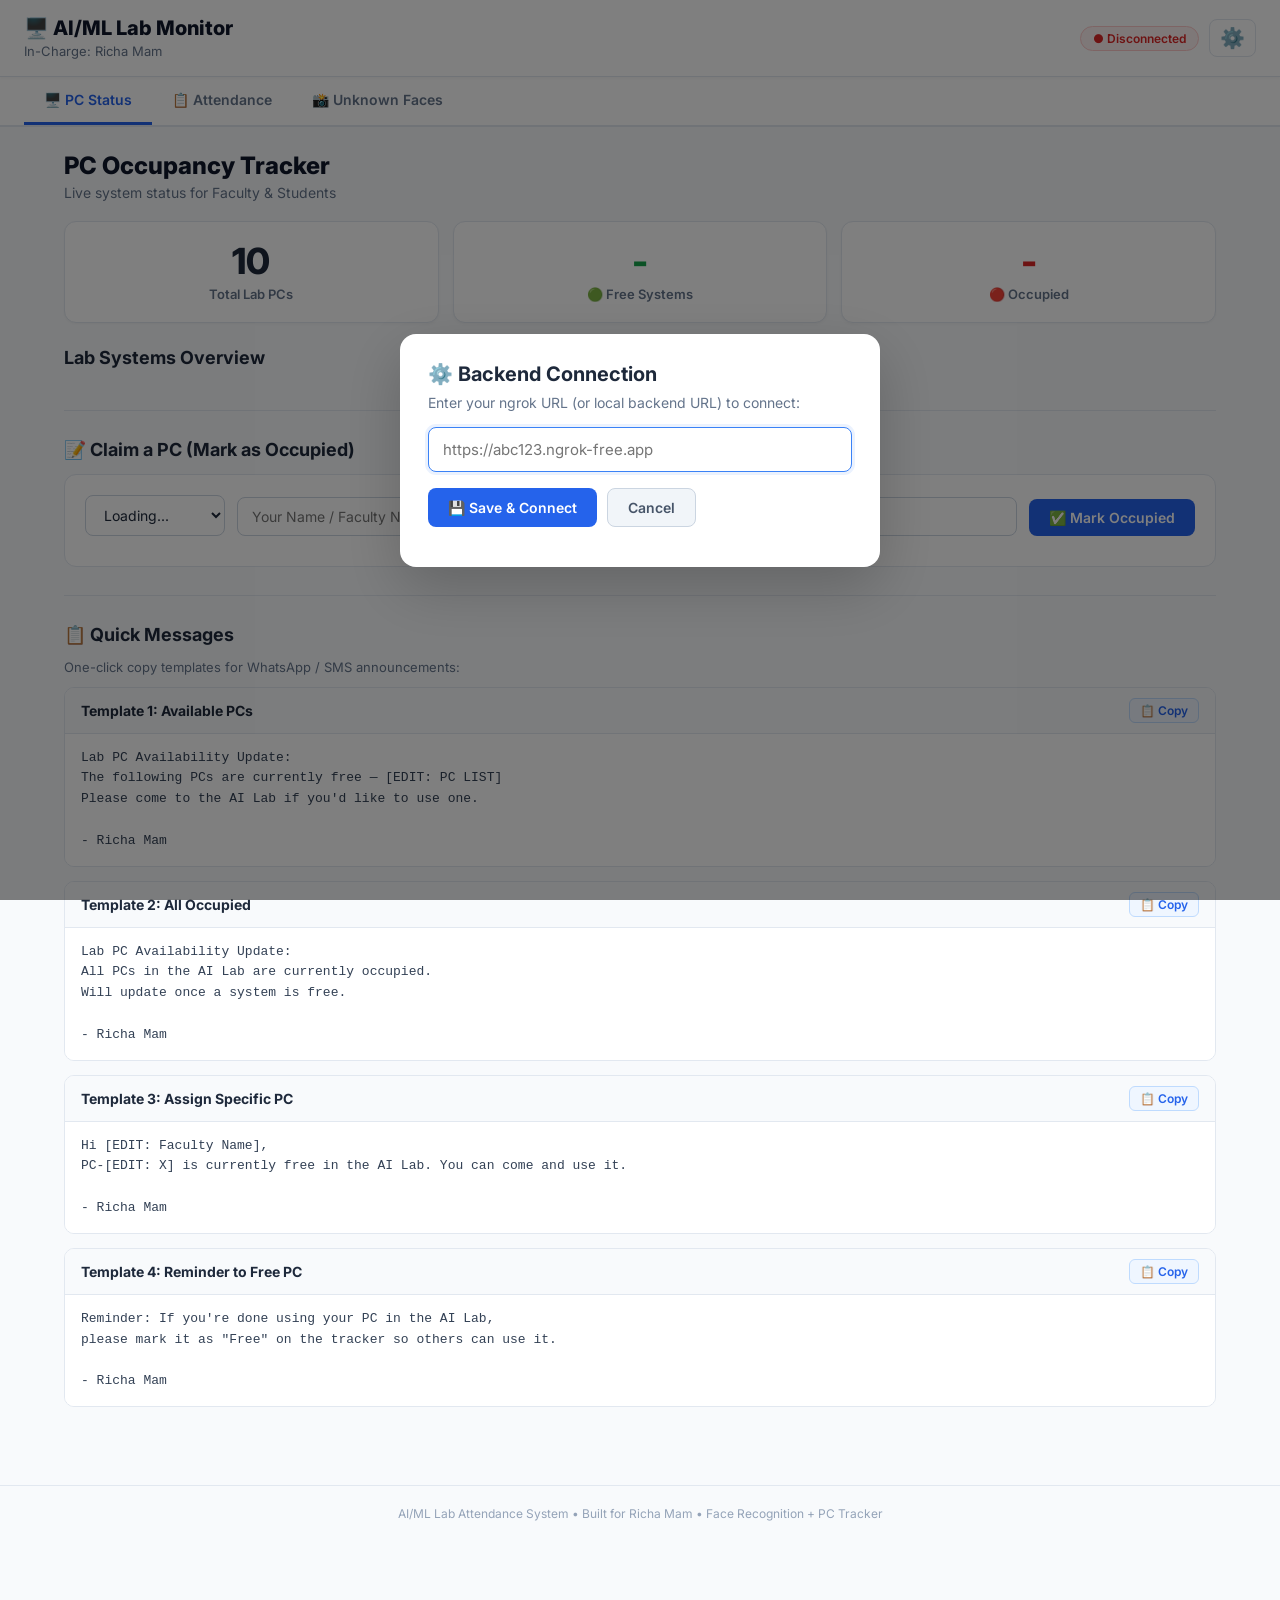
<file: lab_attendance_system/public_dashboard/index.html>
<!DOCTYPE html>
<html lang="en">
<head>
    <meta charset="UTF-8">
    <meta name="viewport" content="width=device-width, initial-scale=1.0">
    <title>AI/ML Lab - PC & Attendance Tracker</title>
    <meta name="description" content="Live PC occupancy and face recognition attendance tracker for Richa Mam's AI/ML Lab">
    <link rel="icon" href="data:image/svg+xml,<svg xmlns='http://www.w3.org/2000/svg' viewBox='0 0 16 16'><text y='14' font-size='14'>🖥️</text></svg>">
    <link href="https://fonts.googleapis.com/css2?family=Inter:wght@400;500;600;700;800&display=swap" rel="stylesheet">
    <link rel="stylesheet" href="style.css">
</head>
<body>

    <!-- Settings Modal -->
    <div id="settings-modal" class="modal-overlay">
        <div class="modal-card">
            <h2>⚙️ Backend Connection</h2>
            <p>Enter your ngrok URL (or local backend URL) to connect:</p>
            <input type="text" id="api-url-input" placeholder="https://abc123.ngrok-free.app" />
            <div class="modal-actions">
                <button id="save-url-btn" class="btn btn-primary">💾 Save & Connect</button>
                <button id="close-modal-btn" class="btn btn-secondary">Cancel</button>
            </div>
            <div id="connection-status"></div>
        </div>
    </div>

    <!-- Top Header -->
    <header class="top-header">
        <div class="header-left">
            <h1>🖥️ AI/ML Lab Monitor</h1>
            <span class="header-sub">In-Charge: Richa Mam</span>
        </div>
        <div class="header-right">
            <span id="connection-badge" class="badge badge-disconnected">● Disconnected</span>
            <button id="settings-btn" class="btn btn-icon" title="Connection Settings">⚙️</button>
        </div>
    </header>

    <!-- Tab Navigation -->
    <nav class="tab-nav">
        <button class="tab-btn active" data-tab="pc-status">🖥️ PC Status</button>
        <button class="tab-btn" data-tab="attendance">📋 Attendance</button>
        <button class="tab-btn" data-tab="unknown-faces">📸 Unknown Faces</button>
    </nav>

    <!-- ═══════════════════════════════════════════ -->
    <!-- TAB 1: PC STATUS                           -->
    <!-- ═══════════════════════════════════════════ -->
    <main id="tab-pc-status" class="tab-content active">
        <div class="page-title">
            <h2>PC Occupancy Tracker</h2>
            <p>Live system status for Faculty & Students</p>
        </div>

        <!-- Metrics Row -->
        <div class="metrics-row">
            <div class="metric-card">
                <div class="metric-value" id="total-pcs">10</div>
                <div class="metric-label">Total Lab PCs</div>
            </div>
            <div class="metric-card metric-green">
                <div class="metric-value" id="free-pcs">-</div>
                <div class="metric-label">🟢 Free Systems</div>
            </div>
            <div class="metric-card metric-red">
                <div class="metric-value" id="occupied-pcs">-</div>
                <div class="metric-label">🔴 Occupied</div>
            </div>
        </div>

        <!-- PC Grid -->
        <h3 class="section-title">Lab Systems Overview</h3>
        <div id="pc-grid" class="pc-grid">
            <!-- Populated by JS -->
        </div>

        <!-- Claim a PC -->
        <hr class="divider">
        <h3 class="section-title">📝 Claim a PC (Mark as Occupied)</h3>
        <div id="claim-section" class="claim-form">
            <div class="form-row">
                <select id="pc-select" class="form-select">
                    <option value="">Loading...</option>
                </select>
                <input type="text" id="claim-name" class="form-input" placeholder="Your Name / Faculty Name (e.g. Ayush, Dr. Sharma)">
                <button id="claim-btn" class="btn btn-primary">✅ Mark Occupied</button>
            </div>
            <div id="claim-message"></div>
        </div>

        <!-- Quick Messages -->
        <hr class="divider">
        <h3 class="section-title">📋 Quick Messages</h3>
        <p class="section-sub">One-click copy templates for WhatsApp / SMS announcements:</p>

        <div class="msg-template">
            <div class="msg-header"><strong>Template 1: Available PCs</strong><button class="btn-copy" onclick="copyTemplate(this)">📋 Copy</button></div>
            <pre class="msg-body">Lab PC Availability Update:
The following PCs are currently free — [EDIT: PC LIST]
Please come to the AI Lab if you'd like to use one.

- Richa Mam</pre>
        </div>

        <div class="msg-template">
            <div class="msg-header"><strong>Template 2: All Occupied</strong><button class="btn-copy" onclick="copyTemplate(this)">📋 Copy</button></div>
            <pre class="msg-body">Lab PC Availability Update:
All PCs in the AI Lab are currently occupied.
Will update once a system is free.

- Richa Mam</pre>
        </div>

        <div class="msg-template">
            <div class="msg-header"><strong>Template 3: Assign Specific PC</strong><button class="btn-copy" onclick="copyTemplate(this)">📋 Copy</button></div>
            <pre class="msg-body">Hi [EDIT: Faculty Name],
PC-[EDIT: X] is currently free in the AI Lab. You can come and use it.

- Richa Mam</pre>
        </div>

        <div class="msg-template">
            <div class="msg-header"><strong>Template 4: Reminder to Free PC</strong><button class="btn-copy" onclick="copyTemplate(this)">📋 Copy</button></div>
            <pre class="msg-body">Reminder: If you're done using your PC in the AI Lab,
please mark it as "Free" on the tracker so others can use it.

- Richa Mam</pre>
        </div>
    </main>

    <!-- ═══════════════════════════════════════════ -->
    <!-- TAB 2: ATTENDANCE LOGS                     -->
    <!-- ═══════════════════════════════════════════ -->
    <main id="tab-attendance" class="tab-content">
        <div class="page-title">
            <h2>📋 Lab Attendance Logs (Face Recognition)</h2>
            <p>Real-time camera in/out event history</p>
        </div>

        <!-- Filters -->
        <div class="filter-row">
            <div class="filter-group">
                <label>Filter by Date</label>
                <input type="date" id="filter-date" class="form-input">
            </div>
            <div class="filter-group">
                <label>Filter by Name</label>
                <input type="text" id="filter-name" class="form-input" placeholder="Search by name...">
            </div>
            <div class="filter-group filter-actions">
                <button id="apply-filter-btn" class="btn btn-primary">🔍 Search</button>
                <button id="reset-filter-btn" class="btn btn-secondary">🗑️ Reset</button>
            </div>
        </div>

        <div id="attendance-status"></div>
        <div id="attendance-table-wrap">
            <table id="attendance-table" class="data-table">
                <thead>
                    <tr>
                        <th>Name</th>
                        <th>Known Face</th>
                        <th>IN Time</th>
                        <th>OUT Time</th>
                        <th>Date</th>
                    </tr>
                </thead>
                <tbody id="attendance-tbody">
                    <!-- Populated by JS -->
                </tbody>
            </table>
        </div>
    </main>

    <!-- ═══════════════════════════════════════════ -->
    <!-- TAB 3: UNKNOWN FACES                       -->
    <!-- ═══════════════════════════════════════════ -->
    <main id="tab-unknown-faces" class="tab-content">
        <div class="page-title">
            <h2>📸 Unknown Visitors & Face Snapshots</h2>
            <p>Gallery of unrecognized individuals detected by the AI Lab webcam</p>
        </div>

        <div id="faces-status"></div>
        <div id="faces-grid" class="faces-grid">
            <!-- Populated by JS -->
        </div>
    </main>

    <!-- Footer -->
    <footer class="app-footer">
        <p>AI/ML Lab Attendance System • Built for Richa Mam • Face Recognition + PC Tracker</p>
    </footer>

    <script src="script.js"></script>
</body>
</html>
</file>
<file: lab_attendance_system/public_dashboard/style.css>
/* ═══════════════════════════════════════════════════
   AI/ML Lab Dashboard — Clean Academic Utility Theme
   Matches the original Streamlit green/red card design
   ═══════════════════════════════════════════════════ */

/* ── Reset & Base ── */
*, *::before, *::after {
    margin: 0;
    padding: 0;
    box-sizing: border-box;
}

html {
    font-size: 16px;
    scroll-behavior: smooth;
}

body {
    font-family: 'Inter', -apple-system, BlinkMacSystemFont, 'Segoe UI', sans-serif;
    background: #f8fafc;
    color: #1e293b;
    min-height: 100vh;
    padding-bottom: 60px;
}

/* ── Top Header ── */
.top-header {
    display: flex;
    justify-content: space-between;
    align-items: center;
    padding: 16px 24px;
    background: #ffffff;
    border-bottom: 1px solid #e2e8f0;
    position: sticky;
    top: 0;
    z-index: 100;
    box-shadow: 0 1px 3px rgba(0, 0, 0, 0.04);
}

.header-left h1 {
    font-size: 20px;
    font-weight: 800;
    color: #0f172a;
}

.header-sub {
    font-size: 13px;
    color: #64748b;
}

.header-right {
    display: flex;
    align-items: center;
    gap: 10px;
}

/* ── Badges ── */
.badge {
    font-size: 12px;
    font-weight: 600;
    padding: 4px 12px;
    border-radius: 9999px;
    white-space: nowrap;
}

.badge-connected {
    background: #f0fdf4;
    color: #16a34a;
    border: 1px solid #bbf7d0;
}

.badge-disconnected {
    background: #fef2f2;
    color: #dc2626;
    border: 1px solid #fecaca;
}

/* ── Tab Navigation ── */
.tab-nav {
    display: flex;
    gap: 0;
    background: #ffffff;
    border-bottom: 2px solid #e2e8f0;
    padding: 0 24px;
    overflow-x: auto;
}

.tab-btn {
    padding: 14px 20px;
    border: none;
    background: none;
    font-family: inherit;
    font-size: 14px;
    font-weight: 600;
    color: #64748b;
    cursor: pointer;
    border-bottom: 3px solid transparent;
    transition: all 0.2s ease;
    white-space: nowrap;
}

.tab-btn:hover {
    color: #334155;
    background: #f8fafc;
}

.tab-btn.active {
    color: #2563eb;
    border-bottom-color: #2563eb;
}

/* ── Tab Content ── */
.tab-content {
    display: none;
    max-width: 1200px;
    margin: 0 auto;
    padding: 24px;
}

.tab-content.active {
    display: block;
}

/* ── Page Title ── */
.page-title h2 {
    font-size: 24px;
    font-weight: 800;
    color: #0f172a;
    margin-bottom: 4px;
}

.page-title p {
    font-size: 14px;
    color: #64748b;
    margin-bottom: 20px;
}

/* ── Section Title ── */
.section-title {
    font-size: 18px;
    font-weight: 700;
    color: #1e293b;
    margin: 20px 0 14px;
}

.section-sub {
    font-size: 13px;
    color: #64748b;
    margin-bottom: 12px;
}

.divider {
    border: none;
    border-top: 1px solid #e2e8f0;
    margin: 28px 0;
}

/* ── Metrics Row ── */
.metrics-row {
    display: grid;
    grid-template-columns: repeat(3, 1fr);
    gap: 14px;
    margin-bottom: 24px;
}

.metric-card {
    background: #ffffff;
    border: 1px solid #e2e8f0;
    border-radius: 12px;
    padding: 20px;
    text-align: center;
    box-shadow: 0 1px 3px rgba(0, 0, 0, 0.04);
}

.metric-value {
    font-size: 36px;
    font-weight: 800;
    color: #1e293b;
    line-height: 1.1;
}

.metric-label {
    font-size: 13px;
    font-weight: 600;
    color: #64748b;
    margin-top: 4px;
}

.metric-green .metric-value { color: #16a34a; }
.metric-red .metric-value { color: #dc2626; }

/* ── PC Grid ── */
.pc-grid {
    display: grid;
    grid-template-columns: repeat(5, 1fr);
    gap: 14px;
    margin-bottom: 24px;
}

@media (max-width: 900px) {
    .pc-grid { grid-template-columns: repeat(3, 1fr); }
}
@media (max-width: 600px) {
    .pc-grid { grid-template-columns: repeat(2, 1fr); }
    .metrics-row { grid-template-columns: 1fr; }
}

/* ── PC Cards ── */
.pc-card {
    border-radius: 12px;
    padding: 16px;
    text-align: center;
    box-shadow: 0 1px 3px rgba(0, 0, 0, 0.05);
    transition: transform 0.15s ease, box-shadow 0.15s ease;
}

.pc-card:hover {
    transform: translateY(-2px);
    box-shadow: 0 4px 12px rgba(0, 0, 0, 0.1);
}

.pc-card-free {
    background-color: #f0fdf4;
    border: 2px solid #22c55e;
}

.pc-card-occupied {
    background-color: #fef2f2;
    border: 2px solid #ef4444;
}

.pc-card .pc-title {
    font-size: 24px;
    font-weight: 800;
    color: #111c2d;
    margin-bottom: 6px;
}

.status-badge {
    display: inline-block;
    font-weight: 700;
    font-size: 12px;
    padding: 3px 12px;
    border-radius: 9999px;
    color: #ffffff;
}

.badge-free {
    background-color: #16a34a;
}

.badge-occupied-red {
    background-color: #dc2626;
}

.pc-meta {
    font-size: 13px;
    color: #4b5563;
    margin-top: 8px;
    line-height: 1.5;
}

.btn-free-pc {
    margin-top: 8px;
    padding: 6px 14px;
    font-size: 12px;
    font-weight: 600;
    color: #dc2626;
    background: #ffffff;
    border: 1px solid #fca5a5;
    border-radius: 8px;
    cursor: pointer;
    transition: all 0.15s ease;
}

.btn-free-pc:hover {
    background: #fef2f2;
    border-color: #ef4444;
}

/* ── Claim Form ── */
.claim-form {
    background: #ffffff;
    border: 1px solid #e2e8f0;
    border-radius: 12px;
    padding: 20px;
}

.form-row {
    display: flex;
    gap: 12px;
    align-items: flex-end;
    flex-wrap: wrap;
}

.form-select, .form-input {
    font-family: inherit;
    font-size: 14px;
    padding: 10px 14px;
    border: 1px solid #cbd5e1;
    border-radius: 8px;
    background: #ffffff;
    color: #1e293b;
    outline: none;
    transition: border-color 0.15s ease;
}

.form-select:focus, .form-input:focus {
    border-color: #3b82f6;
    box-shadow: 0 0 0 3px rgba(59, 130, 246, 0.1);
}

.form-select { min-width: 140px; }
.form-input { flex: 1; min-width: 200px; }

#claim-message {
    margin-top: 10px;
    font-size: 14px;
    font-weight: 600;
}

.msg-success { color: #16a34a; }
.msg-error { color: #dc2626; }

/* ── Buttons ── */
.btn {
    font-family: inherit;
    font-size: 14px;
    font-weight: 600;
    padding: 10px 20px;
    border: none;
    border-radius: 8px;
    cursor: pointer;
    transition: all 0.15s ease;
    white-space: nowrap;
}

.btn-primary {
    background: #2563eb;
    color: #ffffff;
}

.btn-primary:hover {
    background: #1d4ed8;
}

.btn-secondary {
    background: #f1f5f9;
    color: #475569;
    border: 1px solid #cbd5e1;
}

.btn-secondary:hover {
    background: #e2e8f0;
}

.btn-icon {
    font-size: 20px;
    padding: 6px 10px;
    background: none;
    border: 1px solid #e2e8f0;
    border-radius: 8px;
    cursor: pointer;
    transition: background 0.15s ease;
}

.btn-icon:hover {
    background: #f1f5f9;
}

/* ── Quick Message Templates ── */
.msg-template {
    background: #ffffff;
    border: 1px solid #e2e8f0;
    border-radius: 10px;
    margin-bottom: 14px;
    overflow: hidden;
}

.msg-header {
    display: flex;
    justify-content: space-between;
    align-items: center;
    padding: 10px 16px;
    background: #f8fafc;
    border-bottom: 1px solid #e2e8f0;
    font-size: 14px;
}

.btn-copy {
    font-family: inherit;
    font-size: 12px;
    font-weight: 600;
    padding: 4px 10px;
    background: #eff6ff;
    color: #2563eb;
    border: 1px solid #bfdbfe;
    border-radius: 6px;
    cursor: pointer;
    transition: all 0.15s ease;
}

.btn-copy:hover {
    background: #dbeafe;
}

.msg-body {
    padding: 14px 16px;
    font-family: 'Courier New', monospace;
    font-size: 13px;
    line-height: 1.6;
    color: #334155;
    white-space: pre-wrap;
    margin: 0;
    background: #ffffff;
}

/* ── Filter Row ── */
.filter-row {
    display: flex;
    gap: 14px;
    align-items: flex-end;
    flex-wrap: wrap;
    margin-bottom: 20px;
    background: #ffffff;
    border: 1px solid #e2e8f0;
    border-radius: 12px;
    padding: 16px 20px;
}

.filter-group {
    display: flex;
    flex-direction: column;
    gap: 6px;
}

.filter-group label {
    font-size: 13px;
    font-weight: 600;
    color: #475569;
}

.filter-actions {
    display: flex;
    gap: 8px;
    flex-direction: row;
}

/* ── Data Table ── */
.data-table {
    width: 100%;
    border-collapse: collapse;
    background: #ffffff;
    border: 1px solid #e2e8f0;
    border-radius: 12px;
    overflow: hidden;
    font-size: 14px;
}

.data-table thead {
    background: #f8fafc;
}

.data-table th {
    padding: 12px 16px;
    text-align: left;
    font-weight: 700;
    color: #475569;
    font-size: 13px;
    text-transform: uppercase;
    letter-spacing: 0.5px;
    border-bottom: 2px solid #e2e8f0;
}

.data-table td {
    padding: 12px 16px;
    border-bottom: 1px solid #f1f5f9;
    color: #334155;
}

.data-table tbody tr:hover {
    background: #f8fafc;
}

.data-table tbody tr:last-child td {
    border-bottom: none;
}

#attendance-status, #faces-status {
    margin-bottom: 16px;
    font-size: 14px;
    font-weight: 600;
}

/* ── Unknown Faces Grid ── */
.faces-grid {
    display: grid;
    grid-template-columns: repeat(4, 1fr);
    gap: 16px;
}

@media (max-width: 900px) {
    .faces-grid { grid-template-columns: repeat(3, 1fr); }
}
@media (max-width: 600px) {
    .faces-grid { grid-template-columns: repeat(2, 1fr); }
}

.face-card {
    background: #ffffff;
    border: 1px solid #e2e8f0;
    border-radius: 10px;
    overflow: hidden;
    box-shadow: 0 1px 3px rgba(0, 0, 0, 0.04);
    transition: transform 0.15s ease;
}

.face-card:hover {
    transform: translateY(-2px);
    box-shadow: 0 4px 12px rgba(0, 0, 0, 0.1);
}

.face-card img {
    width: 100%;
    aspect-ratio: 1;
    object-fit: cover;
    display: block;
}

.face-card .face-info {
    padding: 10px 12px;
    font-size: 12px;
    color: #64748b;
    line-height: 1.5;
}

/* ── Settings Modal ── */
.modal-overlay {
    display: none;
    position: fixed;
    inset: 0;
    background: rgba(0, 0, 0, 0.5);
    z-index: 1000;
    justify-content: center;
    align-items: center;
}

.modal-overlay.open {
    display: flex;
}

.modal-card {
    background: #ffffff;
    border-radius: 16px;
    padding: 28px;
    max-width: 480px;
    width: 90%;
    box-shadow: 0 20px 60px rgba(0, 0, 0, 0.2);
}

.modal-card h2 {
    font-size: 20px;
    margin-bottom: 8px;
}

.modal-card p {
    font-size: 14px;
    color: #64748b;
    margin-bottom: 16px;
}

.modal-card input {
    width: 100%;
    padding: 12px 14px;
    font-size: 15px;
    border: 1px solid #cbd5e1;
    border-radius: 8px;
    margin-bottom: 16px;
    font-family: inherit;
    outline: none;
}

.modal-card input:focus {
    border-color: #3b82f6;
    box-shadow: 0 0 0 3px rgba(59, 130, 246, 0.1);
}

.modal-actions {
    display: flex;
    gap: 10px;
}

#connection-status {
    margin-top: 12px;
    font-size: 14px;
    font-weight: 600;
}

/* ── Info / Warning boxes ── */
.info-box {
    background: #eff6ff;
    border: 1px solid #bfdbfe;
    border-radius: 10px;
    padding: 14px 18px;
    font-size: 14px;
    color: #1e40af;
}

.warning-box {
    background: #fffbeb;
    border: 1px solid #fde68a;
    border-radius: 10px;
    padding: 14px 18px;
    font-size: 14px;
    color: #92400e;
}

.success-box {
    background: #f0fdf4;
    border: 1px solid #bbf7d0;
    border-radius: 10px;
    padding: 14px 18px;
    font-size: 14px;
    color: #166534;
}

/* ── Footer ── */
.app-footer {
    text-align: center;
    padding: 20px;
    font-size: 12px;
    color: #94a3b8;
    border-top: 1px solid #e2e8f0;
    margin-top: 40px;
}

/* ── Loading Spinner ── */
.spinner {
    display: inline-block;
    width: 18px;
    height: 18px;
    border: 2px solid #e2e8f0;
    border-top-color: #2563eb;
    border-radius: 50%;
    animation: spin 0.6s linear infinite;
    vertical-align: middle;
    margin-right: 6px;
}

@keyframes spin {
    to { transform: rotate(360deg); }
}

/* ── Responsive ── */
@media (max-width: 600px) {
    .top-header {
        flex-direction: column;
        gap: 8px;
        align-items: flex-start;
    }
    .header-right {
        width: 100%;
        justify-content: flex-end;
    }
    .tab-btn {
        padding: 12px 14px;
        font-size: 13px;
    }
    .tab-content {
        padding: 16px;
    }
    .form-row {
        flex-direction: column;
    }
    .form-input {
        min-width: 100%;
    }
    .filter-row {
        flex-direction: column;
    }
}
</file>
